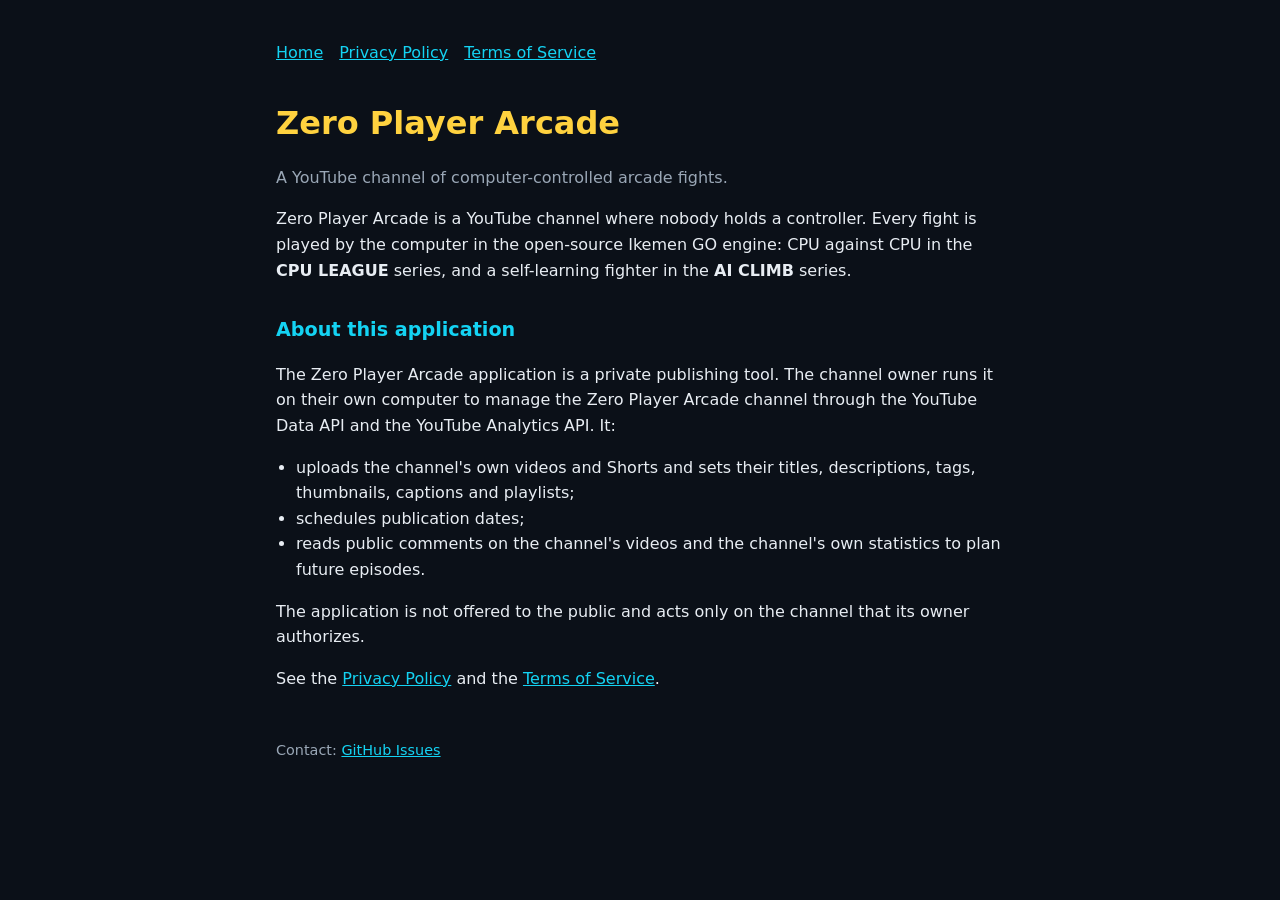
<file: index.html>
<!doctype html>
<html lang="en">
<head>
<meta charset="utf-8">
<meta name="viewport" content="width=device-width, initial-scale=1">
<title>Zero Player Arcade</title>
<link rel="stylesheet" href="style.css">
</head>
<body>
<main>
<nav><a href="index.html">Home</a><a href="privacy.html">Privacy Policy</a><a href="terms.html">Terms of Service</a></nav>
<h1>Zero Player Arcade</h1>
<p class="muted">A YouTube channel of computer-controlled arcade fights.</p>

<p>Zero Player Arcade is a YouTube channel where nobody holds a controller. Every fight is played by the computer in the open-source Ikemen GO engine: CPU against CPU in the <strong>CPU LEAGUE</strong> series, and a self-learning fighter in the <strong>AI CLIMB</strong> series.</p>

<h2>About this application</h2>
<p>The Zero Player Arcade application is a private publishing tool. The channel owner runs it on their own computer to manage the Zero Player Arcade channel through the YouTube Data API and the YouTube Analytics API. It:</p>
<ul>
  <li>uploads the channel's own videos and Shorts and sets their titles, descriptions, tags, thumbnails, captions and playlists;</li>
  <li>schedules publication dates;</li>
  <li>reads public comments on the channel's videos and the channel's own statistics to plan future episodes.</li>
</ul>
<p>The application is not offered to the public and acts only on the channel that its owner authorizes.</p>

<p>See the <a href="privacy.html">Privacy Policy</a> and the <a href="terms.html">Terms of Service</a>.</p>

<footer>Contact: <a href="https://github.com/Ellmind/ZeroPlayerArcade-YT-Channel/issues">GitHub Issues</a></footer>
</main>
</body>
</html>
</file>
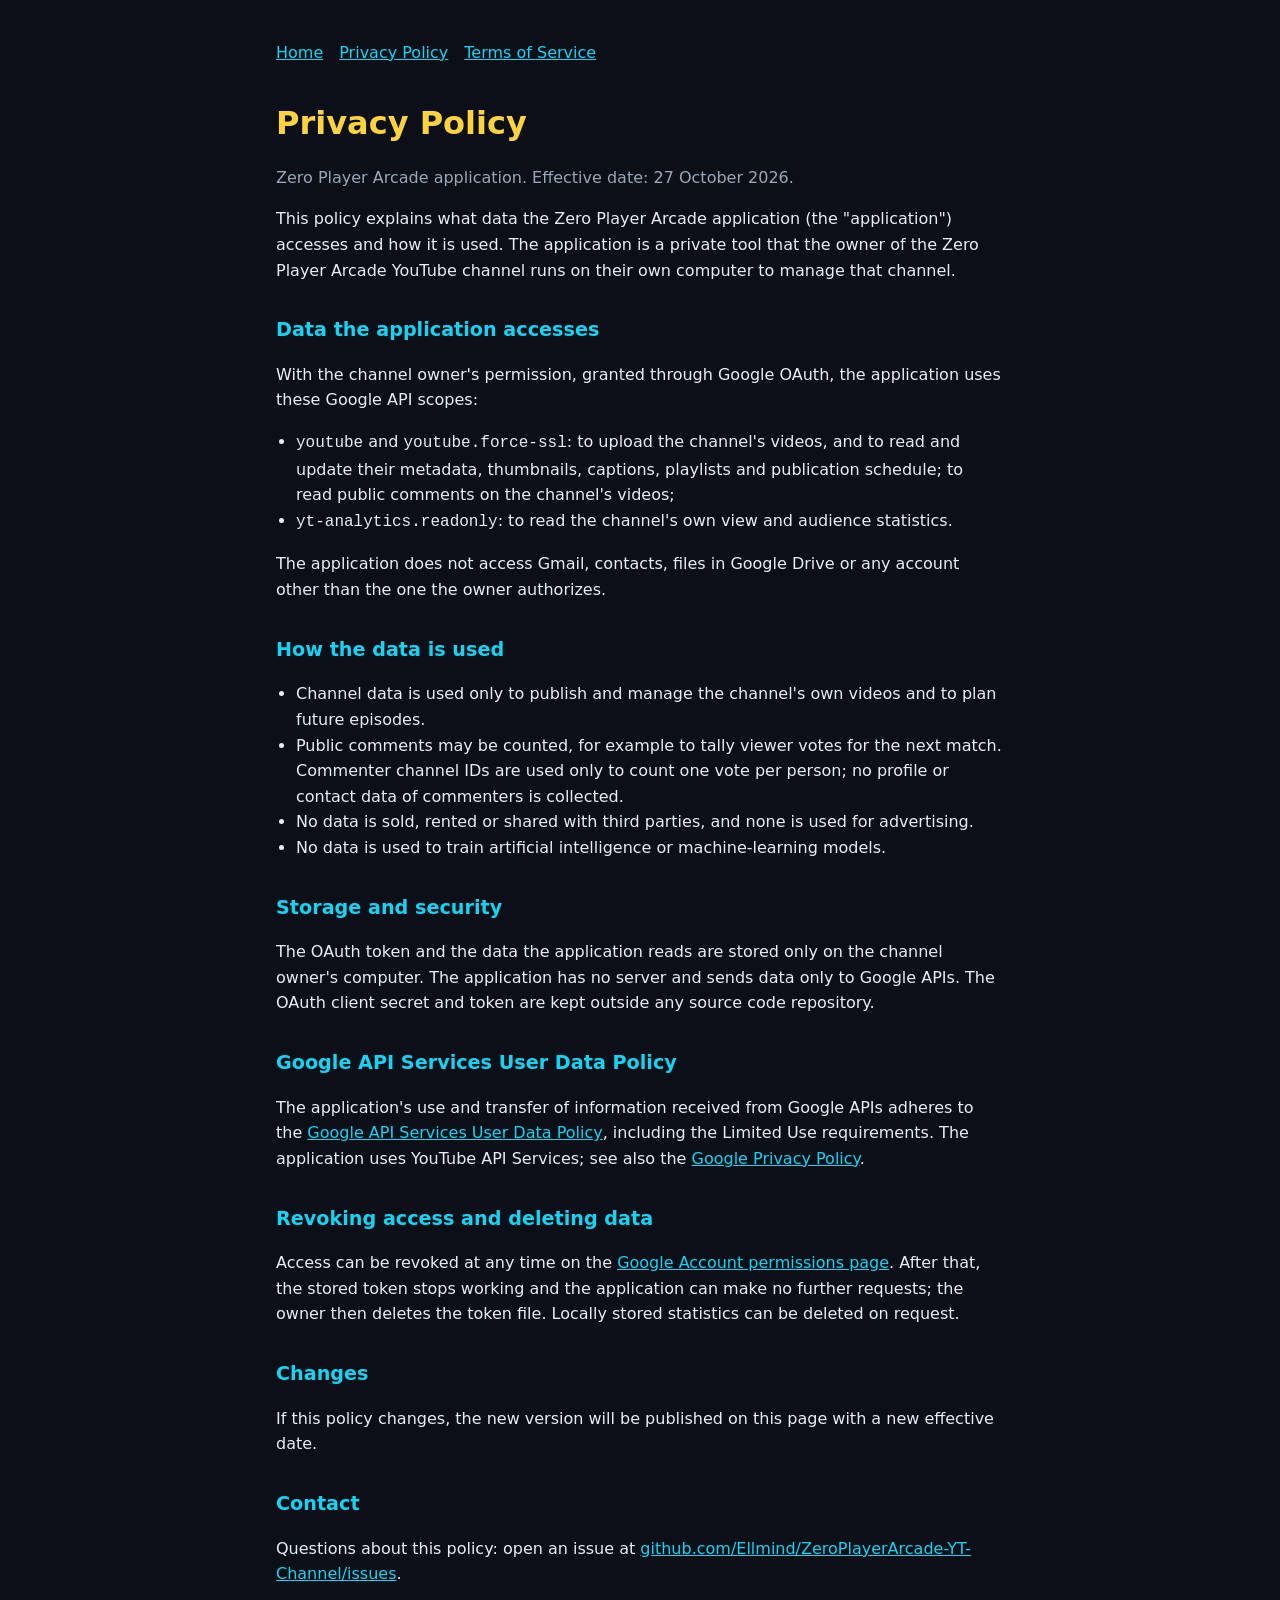
<file: privacy.html>
<!doctype html>
<html lang="en">
<head>
<meta charset="utf-8">
<meta name="viewport" content="width=device-width, initial-scale=1">
<title>Privacy Policy</title>
<link rel="stylesheet" href="style.css">
</head>
<body>
<main>
<nav><a href="index.html">Home</a><a href="privacy.html">Privacy Policy</a><a href="terms.html">Terms of Service</a></nav>
<h1>Privacy Policy</h1>
<p class="muted">Zero Player Arcade application. Effective date: 27 October 2026.</p>

<p>This policy explains what data the Zero Player Arcade application (the "application") accesses and how it is used. The application is a private tool that the owner of the Zero Player Arcade YouTube channel runs on their own computer to manage that channel.</p>

<h2>Data the application accesses</h2>
<p>With the channel owner's permission, granted through Google OAuth, the application uses these Google API scopes:</p>
<ul>
  <li><code>youtube</code> and <code>youtube.force-ssl</code>: to upload the channel's videos, and to read and update their metadata, thumbnails, captions, playlists and publication schedule; to read public comments on the channel's videos;</li>
  <li><code>yt-analytics.readonly</code>: to read the channel's own view and audience statistics.</li>
</ul>
<p>The application does not access Gmail, contacts, files in Google Drive or any account other than the one the owner authorizes.</p>

<h2>How the data is used</h2>
<ul>
  <li>Channel data is used only to publish and manage the channel's own videos and to plan future episodes.</li>
  <li>Public comments may be counted, for example to tally viewer votes for the next match. Commenter channel IDs are used only to count one vote per person; no profile or contact data of commenters is collected.</li>
  <li>No data is sold, rented or shared with third parties, and none is used for advertising.</li>
  <li>No data is used to train artificial intelligence or machine-learning models.</li>
</ul>

<h2>Storage and security</h2>
<p>The OAuth token and the data the application reads are stored only on the channel owner's computer. The application has no server and sends data only to Google APIs. The OAuth client secret and token are kept outside any source code repository.</p>

<h2>Google API Services User Data Policy</h2>
<p>The application's use and transfer of information received from Google APIs adheres to the <a href="https://developers.google.com/terms/api-services-user-data-policy">Google API Services User Data Policy</a>, including the Limited Use requirements. The application uses YouTube API Services; see also the <a href="https://policies.google.com/privacy">Google Privacy Policy</a>.</p>

<h2>Revoking access and deleting data</h2>
<p>Access can be revoked at any time on the <a href="https://myaccount.google.com/permissions">Google Account permissions page</a>. After that, the stored token stops working and the application can make no further requests; the owner then deletes the token file. Locally stored statistics can be deleted on request.</p>

<h2>Changes</h2>
<p>If this policy changes, the new version will be published on this page with a new effective date.</p>

<h2>Contact</h2>
<p>Questions about this policy: open an issue at <a href="https://github.com/Ellmind/ZeroPlayerArcade-YT-Channel/issues">github.com/Ellmind/ZeroPlayerArcade-YT-Channel/issues</a>.</p>
</main>
</body>
</html>
</file>
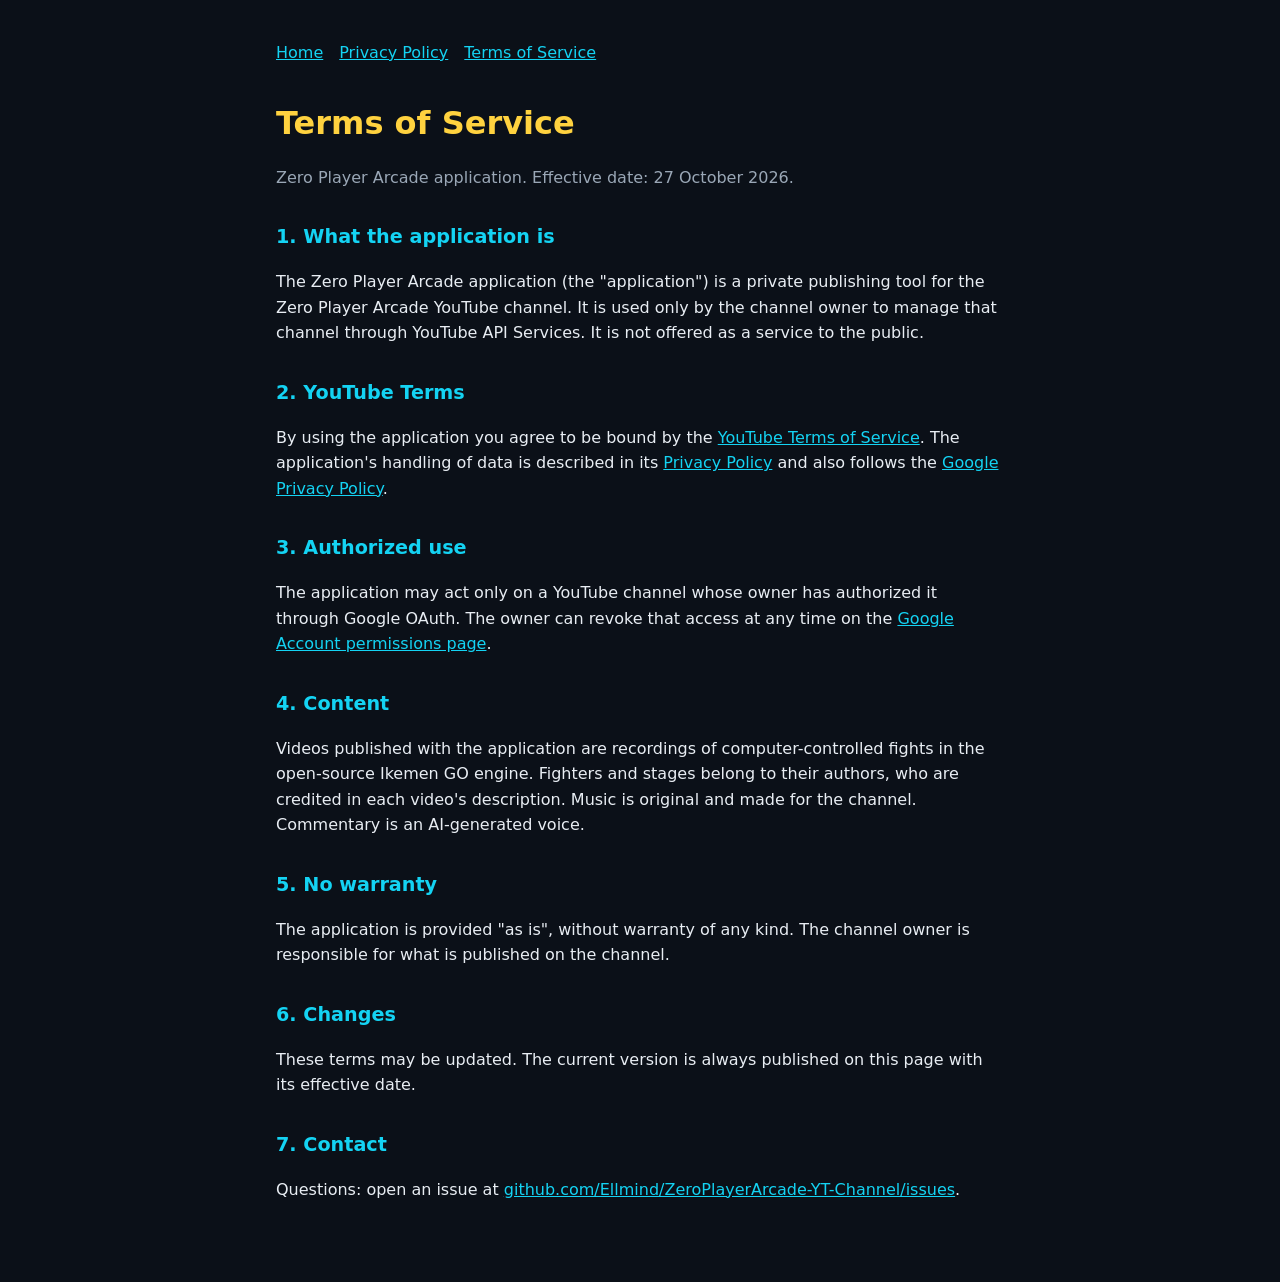
<file: terms.html>
<!doctype html>
<html lang="en">
<head>
<meta charset="utf-8">
<meta name="viewport" content="width=device-width, initial-scale=1">
<title>Terms of Service</title>
<link rel="stylesheet" href="style.css">
</head>
<body>
<main>
<nav><a href="index.html">Home</a><a href="privacy.html">Privacy Policy</a><a href="terms.html">Terms of Service</a></nav>
<h1>Terms of Service</h1>
<p class="muted">Zero Player Arcade application. Effective date: 27 October 2026.</p>

<h2>1. What the application is</h2>
<p>The Zero Player Arcade application (the "application") is a private publishing tool for the Zero Player Arcade YouTube channel. It is used only by the channel owner to manage that channel through YouTube API Services. It is not offered as a service to the public.</p>

<h2>2. YouTube Terms</h2>
<p>By using the application you agree to be bound by the <a href="https://www.youtube.com/t/terms">YouTube Terms of Service</a>. The application's handling of data is described in its <a href="privacy.html">Privacy Policy</a> and also follows the <a href="https://policies.google.com/privacy">Google Privacy Policy</a>.</p>

<h2>3. Authorized use</h2>
<p>The application may act only on a YouTube channel whose owner has authorized it through Google OAuth. The owner can revoke that access at any time on the <a href="https://myaccount.google.com/permissions">Google Account permissions page</a>.</p>

<h2>4. Content</h2>
<p>Videos published with the application are recordings of computer-controlled fights in the open-source Ikemen GO engine. Fighters and stages belong to their authors, who are credited in each video's description. Music is original and made for the channel. Commentary is an AI-generated voice.</p>

<h2>5. No warranty</h2>
<p>The application is provided "as is", without warranty of any kind. The channel owner is responsible for what is published on the channel.</p>

<h2>6. Changes</h2>
<p>These terms may be updated. The current version is always published on this page with its effective date.</p>

<h2>7. Contact</h2>
<p>Questions: open an issue at <a href="https://github.com/Ellmind/ZeroPlayerArcade-YT-Channel/issues">github.com/Ellmind/ZeroPlayerArcade-YT-Channel/issues</a>.</p>
</main>
</body>
</html>
</file>
<file: style.css>
:root { --bg: #0b1018; --fg: #e8edf3; --muted: #9aa7b6; --accent: #14d3f3; --gold: #ffd23f; }
* { box-sizing: border-box; }
body { margin: 0; background: var(--bg); color: var(--fg); font: 16px/1.6 system-ui, -apple-system, "Segoe UI", Roboto, sans-serif; }
main { max-width: 760px; margin: 0 auto; padding: 40px 16px 64px; }
h1 { color: var(--gold); font-size: 2rem; margin: 0 0 8px; }
h2 { color: var(--accent); font-size: 1.2rem; margin-top: 32px; }
a { color: var(--accent); }
nav { display: flex; gap: 16px; flex-wrap: wrap; margin-bottom: 32px; }
.muted { color: var(--muted); }
ul { padding-left: 20px; }
footer { margin-top: 48px; color: var(--muted); font-size: 0.9rem; }
</file>
